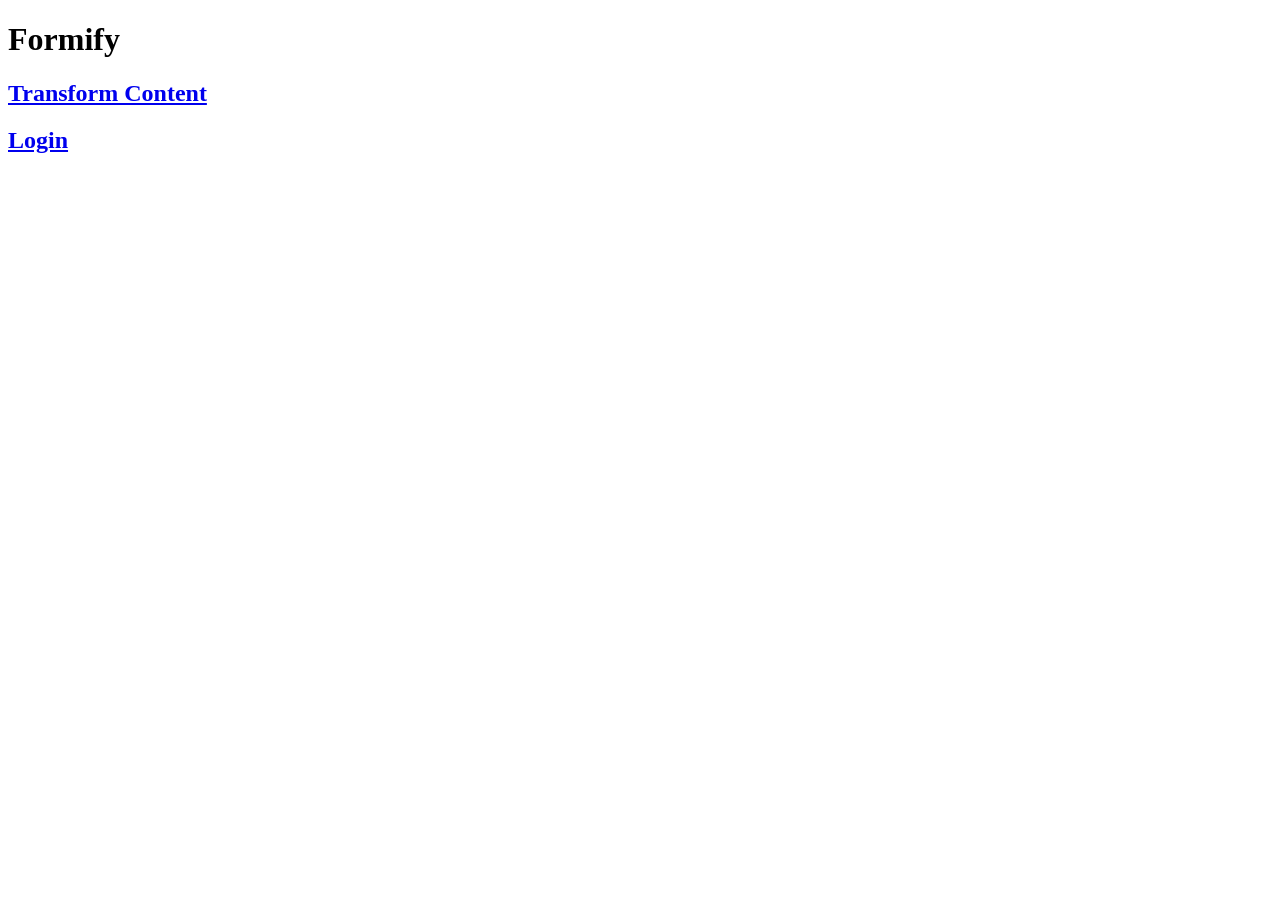
<file: templates/index.html>
<!DOCTYPE html>
<html>
<head>
    <title>Formify</title>
</head>

<body>

    <h1>Formify</h1>
    <h2><a href="/transformations">Transform Content </a></h2>
    <h2><a href="/login">Login </a></h2>

    

</body>
</html>
</file>
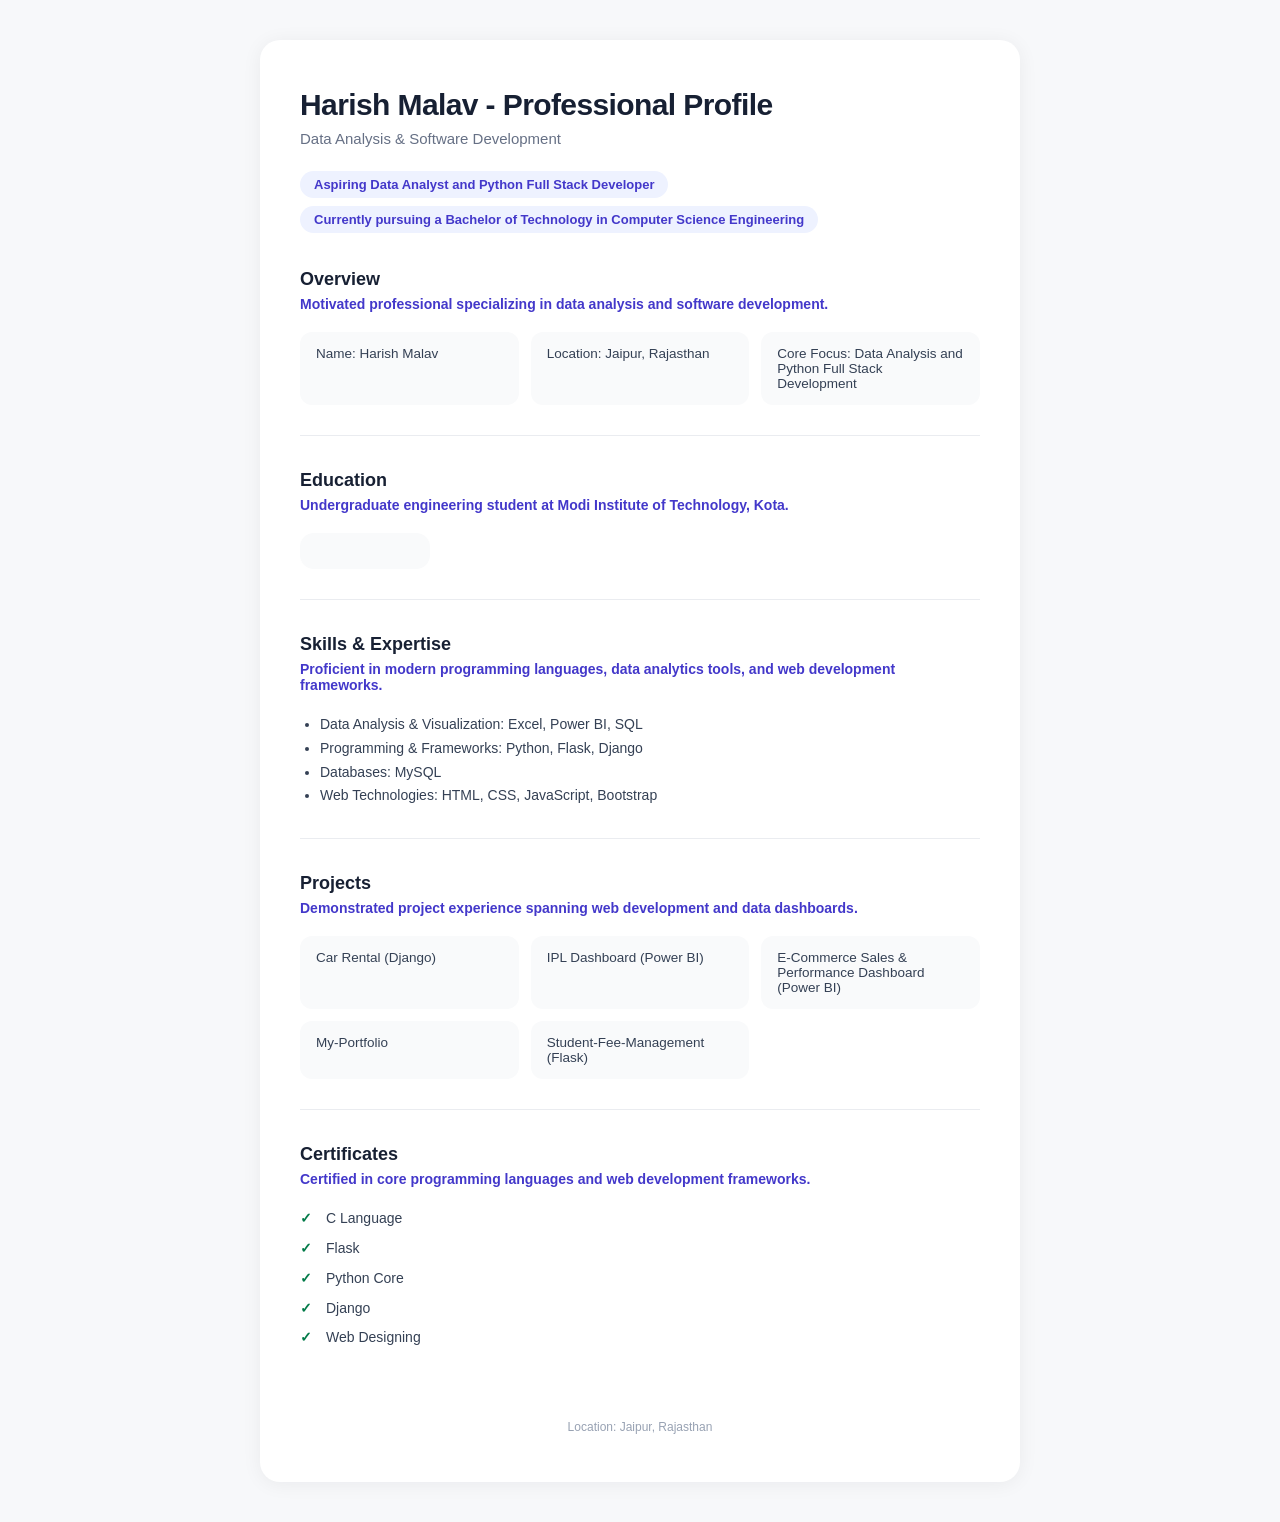
<file: generated_files/07f89f9b83a74de7a434bb17e73c7f6b.html>
<!DOCTYPE html>
<html lang="en">
<head>
<meta charset="UTF-8">
<title>Harish Malav - Professional Profile</title>
<style>
  * { box-sizing: border-box; }
  body {
    margin: 0;
    padding: 40px 24px;
    background: #F7F8FA;
    font-family: -apple-system, "Segoe UI", Roboto, Arial, sans-serif;
    color: #172033;
  }
  .page {
    max-width: 760px;
    margin: 0 auto;
    background: #FFFFFF;
    border-radius: 20px;
    padding: 48px 40px;
    box-shadow: 0 2px 20px rgba(16,24,40,0.06);
  }
  h1 {
    font-size: 30px;
    font-weight: 700;
    letter-spacing: -0.02em;
    margin: 0 0 8px;
  }
  .subtitle {
    font-size: 15px;
    color: #667085;
    margin: 0 0 24px;
  }
  .key-messages {
    display: flex;
    flex-wrap: wrap;
    gap: 8px;
    margin-bottom: 36px;
  }
  .pill {
    background: #EEF2FF;
    color: #4338CA;
    font-size: 13px;
    font-weight: 600;
    padding: 6px 14px;
    border-radius: 999px;
  }
  .info-section {
    margin-bottom: 34px;
    padding-bottom: 30px;
    border-bottom: 1px solid #EAECF0;
  }
  .info-section:last-of-type {
    border-bottom: none;
  }
  .info-section h2 {
    font-size: 18px;
    font-weight: 600;
    margin: 0 0 10px;
  }
  .section-head {
    display: flex;
    align-items: flex-start;
    gap: 16px;
    margin-bottom: 6px;
  }
  .section-head-text {
    flex: 1;
    min-width: 0;
  }
  .section-head h2 {
    margin: 0 0 6px;
  }
  .section-icon {
    width: 64px;
    height: 64px;
    border-radius: 14px;
    object-fit: cover;
    flex-shrink: 0;
    background: #F9FAFB;
  }
  .section-key-message {
    font-size: 14px;
    font-weight: 600;
    color: #4338CA;
    margin: 0 0 14px;
  }
  .bullet-list, .checklist {
    margin: 0;
    padding-left: 20px;
    font-size: 14px;
    line-height: 1.7;
    color: #344054;
  }
  .checklist {
    list-style: none;
    padding-left: 0;
  }
  .check-item {
    padding-left: 26px;
    position: relative;
    margin-bottom: 6px;
  }
  .check-item::before {
    content: "✓";
    position: absolute;
    left: 0;
    color: #027A48;
    font-weight: 700;
  }
  .stat-grid {
    display: flex;
    flex-wrap: wrap;
    gap: 16px;
  }
  .chart-wrap {
    width: 100%;
    overflow-x: auto;
  }
  .stat {
    background: #F9FAFB;
    border-radius: 14px;
    padding: 18px 22px;
    min-width: 130px;
    text-align: center;
  }
  .stat-value {
    font-size: 24px;
    font-weight: 700;
    color: #4338CA;
  }
  .stat-label {
    font-size: 12px;
    color: #667085;
    margin-top: 4px;
  }
  .card-grid {
    display: grid;
    grid-template-columns: repeat(auto-fit, minmax(180px, 1fr));
    gap: 12px;
  }
  .mini-card {
    background: #F9FAFB;
    border-radius: 12px;
    padding: 14px 16px;
    font-size: 13.5px;
    color: #344054;
  }
  .timeline {
    border-left: 2px solid #E0E7FF;
    padding-left: 20px;
  }
  .timeline-item {
    position: relative;
    margin-bottom: 16px;
    font-size: 14px;
    color: #344054;
  }
  .timeline-dot {
    position: absolute;
    left: -26px;
    top: 4px;
    width: 10px;
    height: 10px;
    border-radius: 50%;
    background: #4F46E5;
  }
  .process {
    display: flex;
    flex-wrap: wrap;
    align-items: center;
    gap: 10px;
  }
  .step {
    background: #F9FAFB;
    border-radius: 12px;
    padding: 12px 16px;
    font-size: 13.5px;
    display: flex;
    align-items: center;
    gap: 10px;
  }
  .step-number {
    background: #4F46E5;
    color: white;
    width: 22px;
    height: 22px;
    border-radius: 50%;
    font-size: 12px;
    display: flex;
    align-items: center;
    justify-content: center;
    flex-shrink: 0;
  }
  .step-arrow {
    color: #98A2B3;
    font-size: 16px;
  }
  .callout {
    background: #EEF2FF;
    border-radius: 14px;
    padding: 16px 20px;
  }
  .callout-text {
    margin: 0;
    font-size: 14px;
    color: #4338CA;
    font-weight: 500;
  }
  footer {
    margin-top: 20px;
    font-size: 12px;
    color: #98A2B3;
    text-align: center;
  }
  @media print {
    body { background: white; padding: 0; }
    .page { box-shadow: none; border-radius: 0; }
  }
</style>
</head>
<body>
  <div class="page">
    <h1>Harish Malav - Professional Profile</h1>
    <p class="subtitle">Data Analysis &amp; Software Development</p>
    <div class="key-messages"><span class="pill">Aspiring Data Analyst and Python Full Stack Developer</span><span class="pill">Currently pursuing a Bachelor of Technology in Computer Science Engineering</span></div>
    
        <section class="info-section">
          <div class="section-head">
            
            <div class="section-head-text">
              <h2>Overview</h2>
              <p class="section-key-message">Motivated professional specializing in data analysis and software development.</p>
            </div>
          </div>
          <div class="card-grid"><div class="mini-card">Name: Harish Malav</div><div class="mini-card">Location: Jaipur, Rajasthan</div><div class="mini-card">Core Focus: Data Analysis and Python Full Stack Development</div></div>
        </section>
        
        <section class="info-section">
          <div class="section-head">
            
            <div class="section-head-text">
              <h2>Education</h2>
              <p class="section-key-message">Undergraduate engineering student at Modi Institute of Technology, Kota.</p>
            </div>
          </div>
          <div class="stat-grid"><div class="stat"><div class="stat-value"></div></div></div>
        </section>
        
        <section class="info-section">
          <div class="section-head">
            
            <div class="section-head-text">
              <h2>Skills &amp; Expertise</h2>
              <p class="section-key-message">Proficient in modern programming languages, data analytics tools, and web development frameworks.</p>
            </div>
          </div>
          <ul class="bullet-list"><li>Data Analysis &amp; Visualization: Excel, Power BI, SQL</li><li>Programming &amp; Frameworks: Python, Flask, Django</li><li>Databases: MySQL</li><li>Web Technologies: HTML, CSS, JavaScript, Bootstrap</li></ul>
        </section>
        
        <section class="info-section">
          <div class="section-head">
            
            <div class="section-head-text">
              <h2>Projects</h2>
              <p class="section-key-message">Demonstrated project experience spanning web development and data dashboards.</p>
            </div>
          </div>
          <div class="card-grid"><div class="mini-card">Car Rental (Django)</div><div class="mini-card">IPL Dashboard (Power BI)</div><div class="mini-card">E-Commerce Sales &amp; Performance Dashboard (Power BI)</div><div class="mini-card">My-Portfolio</div><div class="mini-card">Student-Fee-Management (Flask)</div></div>
        </section>
        
        <section class="info-section">
          <div class="section-head">
            
            <div class="section-head-text">
              <h2>Certificates</h2>
              <p class="section-key-message">Certified in core programming languages and web development frameworks.</p>
            </div>
          </div>
          <ul class="checklist"><li class="check-item">C Language</li><li class="check-item">Flask</li><li class="check-item">Python Core</li><li class="check-item">Django</li><li class="check-item">Web Designing</li></ul>
        </section>
        
    <footer>Location: Jaipur, Rajasthan</footer>
  </div>
</body>
</html>
</file>
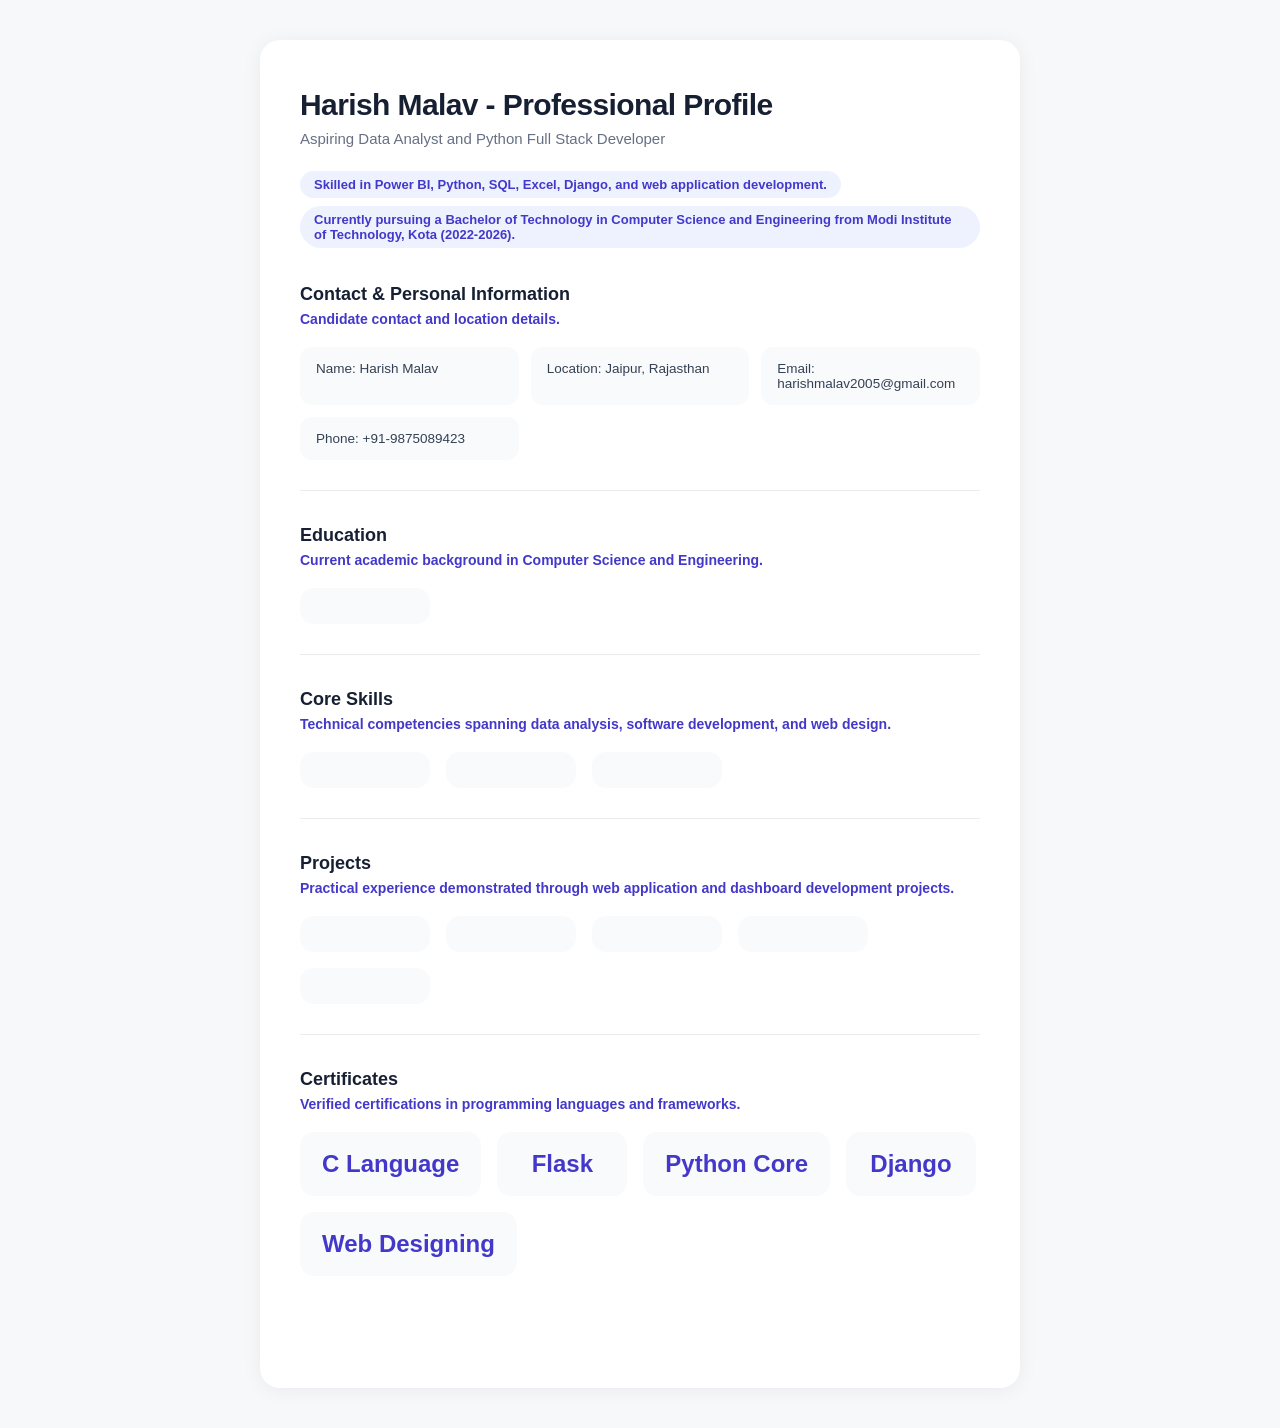
<file: generated_files/2e0b2177c5ef45b0b8eb92891132fa57.html>
<!DOCTYPE html>
<html lang="en">
<head>
<meta charset="UTF-8">
<title>Harish Malav - Professional Profile</title>
<style>
  * { box-sizing: border-box; }
  body {
    margin: 0;
    padding: 40px 24px;
    background: #F7F8FA;
    font-family: -apple-system, "Segoe UI", Roboto, Arial, sans-serif;
    color: #172033;
  }
  .page {
    max-width: 760px;
    margin: 0 auto;
    background: #FFFFFF;
    border-radius: 20px;
    padding: 48px 40px;
    box-shadow: 0 2px 20px rgba(16,24,40,0.06);
  }
  h1 {
    font-size: 30px;
    font-weight: 700;
    letter-spacing: -0.02em;
    margin: 0 0 8px;
  }
  .subtitle {
    font-size: 15px;
    color: #667085;
    margin: 0 0 24px;
  }
  .key-messages {
    display: flex;
    flex-wrap: wrap;
    gap: 8px;
    margin-bottom: 36px;
  }
  .pill {
    background: #EEF2FF;
    color: #4338CA;
    font-size: 13px;
    font-weight: 600;
    padding: 6px 14px;
    border-radius: 999px;
  }
  .info-section {
    margin-bottom: 34px;
    padding-bottom: 30px;
    border-bottom: 1px solid #EAECF0;
  }
  .info-section:last-of-type {
    border-bottom: none;
  }
  .info-section h2 {
    font-size: 18px;
    font-weight: 600;
    margin: 0 0 10px;
  }
  .section-head {
    display: flex;
    align-items: flex-start;
    gap: 16px;
    margin-bottom: 6px;
  }
  .section-head-text {
    flex: 1;
    min-width: 0;
  }
  .section-head h2 {
    margin: 0 0 6px;
  }
  .section-icon {
    width: 64px;
    height: 64px;
    border-radius: 14px;
    object-fit: cover;
    flex-shrink: 0;
    background: #F9FAFB;
  }
  .section-key-message {
    font-size: 14px;
    font-weight: 600;
    color: #4338CA;
    margin: 0 0 14px;
  }
  .bullet-list, .checklist {
    margin: 0;
    padding-left: 20px;
    font-size: 14px;
    line-height: 1.7;
    color: #344054;
  }
  .checklist {
    list-style: none;
    padding-left: 0;
  }
  .check-item {
    padding-left: 26px;
    position: relative;
    margin-bottom: 6px;
  }
  .check-item::before {
    content: "✓";
    position: absolute;
    left: 0;
    color: #027A48;
    font-weight: 700;
  }
  .stat-grid {
    display: flex;
    flex-wrap: wrap;
    gap: 16px;
  }
  .chart-wrap {
    width: 100%;
    overflow-x: auto;
  }
  .stat {
    background: #F9FAFB;
    border-radius: 14px;
    padding: 18px 22px;
    min-width: 130px;
    text-align: center;
  }
  .stat-value {
    font-size: 24px;
    font-weight: 700;
    color: #4338CA;
  }
  .stat-label {
    font-size: 12px;
    color: #667085;
    margin-top: 4px;
  }
  .card-grid {
    display: grid;
    grid-template-columns: repeat(auto-fit, minmax(180px, 1fr));
    gap: 12px;
  }
  .mini-card {
    background: #F9FAFB;
    border-radius: 12px;
    padding: 14px 16px;
    font-size: 13.5px;
    color: #344054;
  }
  .timeline {
    border-left: 2px solid #E0E7FF;
    padding-left: 20px;
  }
  .timeline-item {
    position: relative;
    margin-bottom: 16px;
    font-size: 14px;
    color: #344054;
  }
  .timeline-dot {
    position: absolute;
    left: -26px;
    top: 4px;
    width: 10px;
    height: 10px;
    border-radius: 50%;
    background: #4F46E5;
  }
  .process {
    display: flex;
    flex-wrap: wrap;
    align-items: center;
    gap: 10px;
  }
  .step {
    background: #F9FAFB;
    border-radius: 12px;
    padding: 12px 16px;
    font-size: 13.5px;
    display: flex;
    align-items: center;
    gap: 10px;
  }
  .step-number {
    background: #4F46E5;
    color: white;
    width: 22px;
    height: 22px;
    border-radius: 50%;
    font-size: 12px;
    display: flex;
    align-items: center;
    justify-content: center;
    flex-shrink: 0;
  }
  .step-arrow {
    color: #98A2B3;
    font-size: 16px;
  }
  .callout {
    background: #EEF2FF;
    border-radius: 14px;
    padding: 16px 20px;
  }
  .callout-text {
    margin: 0;
    font-size: 14px;
    color: #4338CA;
    font-weight: 500;
  }
  footer {
    margin-top: 20px;
    font-size: 12px;
    color: #98A2B3;
    text-align: center;
  }
  @media print {
    body { background: white; padding: 0; }
    .page { box-shadow: none; border-radius: 0; }
  }
</style>
</head>
<body>
  <div class="page">
    <h1>Harish Malav - Professional Profile</h1>
    <p class="subtitle">Aspiring Data Analyst and Python Full Stack Developer</p>
    <div class="key-messages"><span class="pill">Skilled in Power BI, Python, SQL, Excel, Django, and web application development.</span><span class="pill">Currently pursuing a Bachelor of Technology in Computer Science and Engineering from Modi Institute of Technology, Kota (2022-2026).</span></div>
    
        <section class="info-section">
          <div class="section-head">
            
            <div class="section-head-text">
              <h2>Contact &amp; Personal Information</h2>
              <p class="section-key-message">Candidate contact and location details.</p>
            </div>
          </div>
          <div class="card-grid"><div class="mini-card">Name: Harish Malav</div><div class="mini-card">Location: Jaipur, Rajasthan</div><div class="mini-card">Email: harishmalav2005@gmail.com</div><div class="mini-card">Phone: +91-9875089423</div></div>
        </section>
        
        <section class="info-section">
          <div class="section-head">
            
            <div class="section-head-text">
              <h2>Education</h2>
              <p class="section-key-message">Current academic background in Computer Science and Engineering.</p>
            </div>
          </div>
          <div class="stat-grid"><div class="stat"><div class="stat-value"></div></div></div>
        </section>
        
        <section class="info-section">
          <div class="section-head">
            
            <div class="section-head-text">
              <h2>Core Skills</h2>
              <p class="section-key-message">Technical competencies spanning data analysis, software development, and web design.</p>
            </div>
          </div>
          <div class="stat-grid"><div class="stat"><div class="stat-value"></div></div><div class="stat"><div class="stat-value"></div></div><div class="stat"><div class="stat-value"></div></div></div>
        </section>
        
        <section class="info-section">
          <div class="section-head">
            
            <div class="section-head-text">
              <h2>Projects</h2>
              <p class="section-key-message">Practical experience demonstrated through web application and dashboard development projects.</p>
            </div>
          </div>
          <div class="stat-grid"><div class="stat"><div class="stat-value"></div></div><div class="stat"><div class="stat-value"></div></div><div class="stat"><div class="stat-value"></div></div><div class="stat"><div class="stat-value"></div></div><div class="stat"><div class="stat-value"></div></div></div>
        </section>
        
        <section class="info-section">
          <div class="section-head">
            
            <div class="section-head-text">
              <h2>Certificates</h2>
              <p class="section-key-message">Verified certifications in programming languages and frameworks.</p>
            </div>
          </div>
          <div class="stat-grid"><div class="stat"><div class="stat-value">C Language</div></div><div class="stat"><div class="stat-value">Flask</div></div><div class="stat"><div class="stat-value">Python Core</div></div><div class="stat"><div class="stat-value">Django</div></div><div class="stat"><div class="stat-value">Web Designing</div></div></div>
        </section>
        
    
  </div>
</body>
</html>
</file>
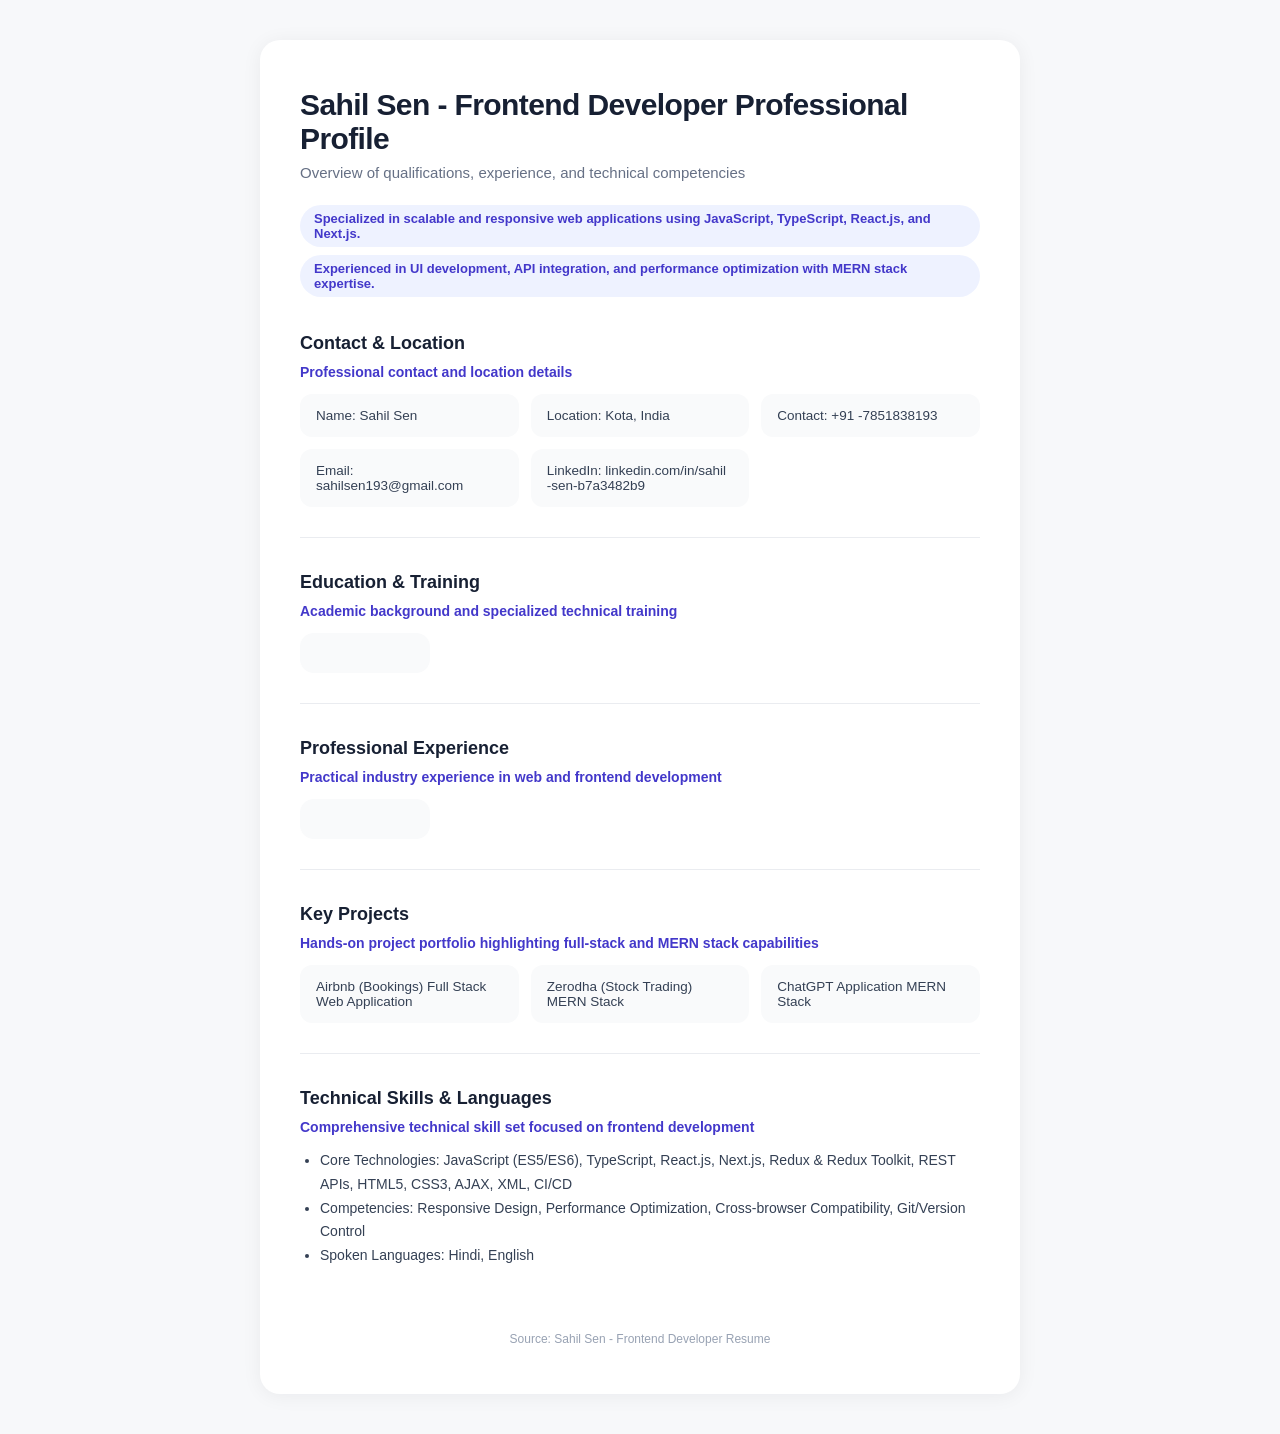
<file: generated_files/55a3f54630c042d1b3a071cf0aee5ad9.html>
<!DOCTYPE html>
<html lang="en">
<head>
<meta charset="UTF-8">
<title>Sahil Sen - Frontend Developer Professional Profile</title>
<style>
  * { box-sizing: border-box; }
  body {
    margin: 0;
    padding: 40px 24px;
    background: #F7F8FA;
    font-family: -apple-system, "Segoe UI", Roboto, Arial, sans-serif;
    color: #172033;
  }
  .page {
    max-width: 760px;
    margin: 0 auto;
    background: #FFFFFF;
    border-radius: 20px;
    padding: 48px 40px;
    box-shadow: 0 2px 20px rgba(16,24,40,0.06);
  }
  h1 {
    font-size: 30px;
    font-weight: 700;
    letter-spacing: -0.02em;
    margin: 0 0 8px;
  }
  .subtitle {
    font-size: 15px;
    color: #667085;
    margin: 0 0 24px;
  }
  .key-messages {
    display: flex;
    flex-wrap: wrap;
    gap: 8px;
    margin-bottom: 36px;
  }
  .pill {
    background: #EEF2FF;
    color: #4338CA;
    font-size: 13px;
    font-weight: 600;
    padding: 6px 14px;
    border-radius: 999px;
  }
  .info-section {
    margin-bottom: 34px;
    padding-bottom: 30px;
    border-bottom: 1px solid #EAECF0;
  }
  .info-section:last-of-type {
    border-bottom: none;
  }
  .info-section h2 {
    font-size: 18px;
    font-weight: 600;
    margin: 0 0 10px;
  }
  .section-key-message {
    font-size: 14px;
    font-weight: 600;
    color: #4338CA;
    margin: 0 0 14px;
  }
  .bullet-list, .checklist {
    margin: 0;
    padding-left: 20px;
    font-size: 14px;
    line-height: 1.7;
    color: #344054;
  }
  .checklist {
    list-style: none;
    padding-left: 0;
  }
  .check-item {
    padding-left: 26px;
    position: relative;
    margin-bottom: 6px;
  }
  .check-item::before {
    content: "✓";
    position: absolute;
    left: 0;
    color: #027A48;
    font-weight: 700;
  }
  .stat-grid {
    display: flex;
    flex-wrap: wrap;
    gap: 16px;
  }
  .stat {
    background: #F9FAFB;
    border-radius: 14px;
    padding: 18px 22px;
    min-width: 130px;
    text-align: center;
  }
  .stat-value {
    font-size: 24px;
    font-weight: 700;
    color: #4338CA;
  }
  .stat-label {
    font-size: 12px;
    color: #667085;
    margin-top: 4px;
  }
  .card-grid {
    display: grid;
    grid-template-columns: repeat(auto-fit, minmax(180px, 1fr));
    gap: 12px;
  }
  .mini-card {
    background: #F9FAFB;
    border-radius: 12px;
    padding: 14px 16px;
    font-size: 13.5px;
    color: #344054;
  }
  .timeline {
    border-left: 2px solid #E0E7FF;
    padding-left: 20px;
  }
  .timeline-item {
    position: relative;
    margin-bottom: 16px;
    font-size: 14px;
    color: #344054;
  }
  .timeline-dot {
    position: absolute;
    left: -26px;
    top: 4px;
    width: 10px;
    height: 10px;
    border-radius: 50%;
    background: #4F46E5;
  }
  .process {
    display: flex;
    flex-wrap: wrap;
    align-items: center;
    gap: 10px;
  }
  .step {
    background: #F9FAFB;
    border-radius: 12px;
    padding: 12px 16px;
    font-size: 13.5px;
    display: flex;
    align-items: center;
    gap: 10px;
  }
  .step-number {
    background: #4F46E5;
    color: white;
    width: 22px;
    height: 22px;
    border-radius: 50%;
    font-size: 12px;
    display: flex;
    align-items: center;
    justify-content: center;
    flex-shrink: 0;
  }
  .step-arrow {
    color: #98A2B3;
    font-size: 16px;
  }
  .callout {
    background: #EEF2FF;
    border-radius: 14px;
    padding: 16px 20px;
  }
  .callout-text {
    margin: 0;
    font-size: 14px;
    color: #4338CA;
    font-weight: 500;
  }
  footer {
    margin-top: 20px;
    font-size: 12px;
    color: #98A2B3;
    text-align: center;
  }
  @media print {
    body { background: white; padding: 0; }
    .page { box-shadow: none; border-radius: 0; }
  }
</style>
</head>
<body>
  <div class="page">
    <h1>Sahil Sen - Frontend Developer Professional Profile</h1>
    <p class="subtitle">Overview of qualifications, experience, and technical competencies</p>
    <div class="key-messages"><span class="pill">Specialized in scalable and responsive web applications using JavaScript, TypeScript, React.js, and Next.js.</span><span class="pill">Experienced in UI development, API integration, and performance optimization with MERN stack expertise.</span></div>
    
        <section class="info-section">
          <h2>Contact &amp; Location</h2>
          <p class="section-key-message">Professional contact and location details</p>
          <div class="card-grid"><div class="mini-card">Name: Sahil Sen</div><div class="mini-card">Location: Kota, India</div><div class="mini-card">Contact: +91 -7851838193</div><div class="mini-card">Email: sahilsen193@gmail.com</div><div class="mini-card">LinkedIn: linkedin.com/in/sahil -sen-b7a3482b9</div></div>
        </section>
        
        <section class="info-section">
          <h2>Education &amp; Training</h2>
          <p class="section-key-message">Academic background and specialized technical training</p>
          <div class="stat-grid"><div class="stat"><div class="stat-value"></div><div class="stat-label"></div></div></div>
        </section>
        
        <section class="info-section">
          <h2>Professional Experience</h2>
          <p class="section-key-message">Practical industry experience in web and frontend development</p>
          <div class="stat-grid"><div class="stat"><div class="stat-value"></div><div class="stat-label"></div></div></div>
        </section>
        
        <section class="info-section">
          <h2>Key Projects</h2>
          <p class="section-key-message">Hands-on project portfolio highlighting full-stack and MERN stack capabilities</p>
          <div class="card-grid"><div class="mini-card">Airbnb (Bookings) Full Stack Web Application</div><div class="mini-card">Zerodha (Stock Trading) MERN Stack</div><div class="mini-card">ChatGPT Application MERN Stack</div></div>
        </section>
        
        <section class="info-section">
          <h2>Technical Skills &amp; Languages</h2>
          <p class="section-key-message">Comprehensive technical skill set focused on frontend development</p>
          <ul class="bullet-list"><li>Core Technologies: JavaScript (ES5/ES6), TypeScript, React.js, Next.js, Redux &amp; Redux Toolkit, REST APIs, HTML5, CSS3, AJAX, XML, CI/CD</li><li>Competencies: Responsive Design, Performance Optimization, Cross-browser Compatibility, Git/Version Control</li><li>Spoken Languages: Hindi, English</li></ul>
        </section>
        
    <footer>Source: Sahil Sen - Frontend Developer Resume</footer>
  </div>
</body>
</html>
</file>
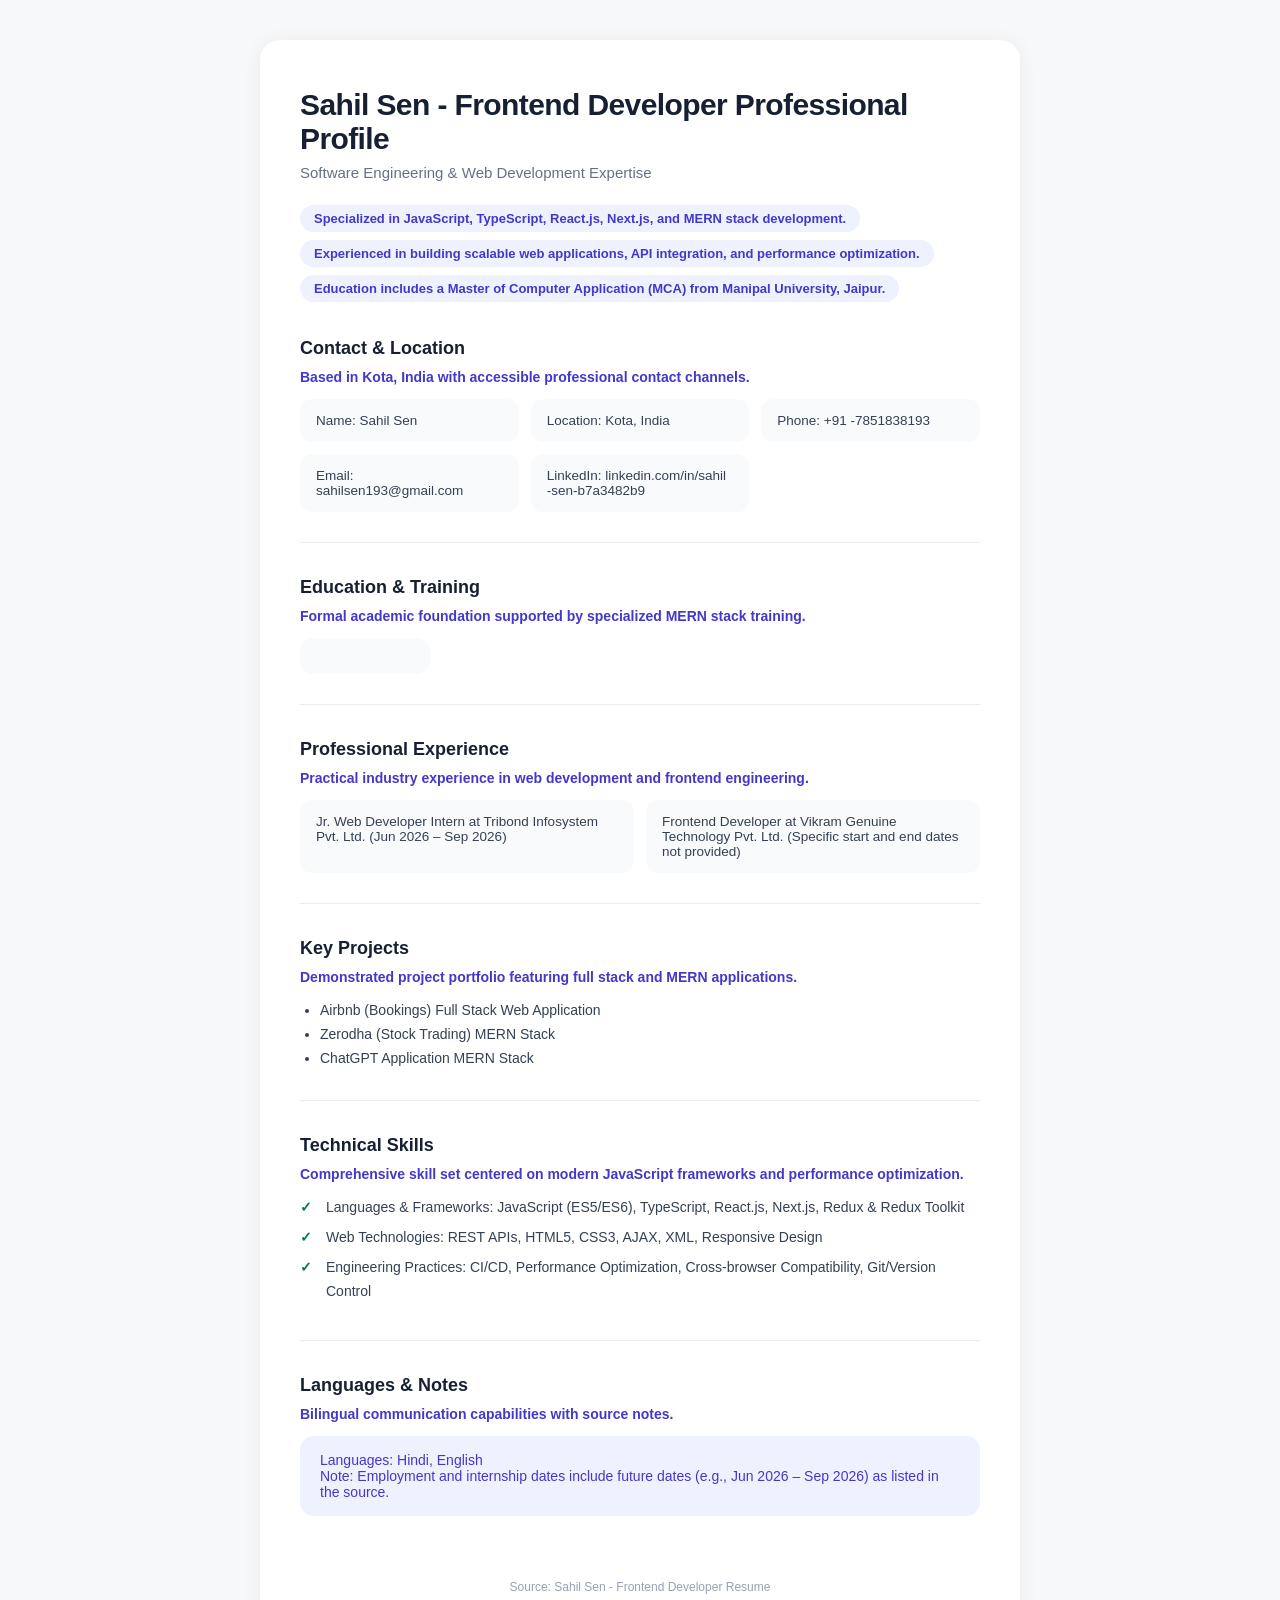
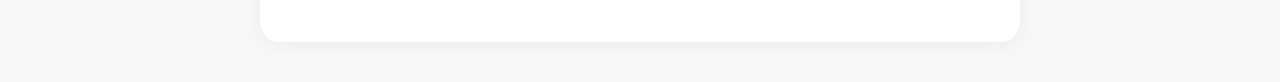
<file: generated_files/7d3c6cd70622441a8b7c2774498c60bc.html>
<!DOCTYPE html>
<html lang="en">
<head>
<meta charset="UTF-8">
<title>Sahil Sen - Frontend Developer Professional Profile</title>
<style>
  * { box-sizing: border-box; }
  body {
    margin: 0;
    padding: 40px 24px;
    background: #F7F8FA;
    font-family: -apple-system, "Segoe UI", Roboto, Arial, sans-serif;
    color: #172033;
  }
  .page {
    max-width: 760px;
    margin: 0 auto;
    background: #FFFFFF;
    border-radius: 20px;
    padding: 48px 40px;
    box-shadow: 0 2px 20px rgba(16,24,40,0.06);
  }
  h1 {
    font-size: 30px;
    font-weight: 700;
    letter-spacing: -0.02em;
    margin: 0 0 8px;
  }
  .subtitle {
    font-size: 15px;
    color: #667085;
    margin: 0 0 24px;
  }
  .key-messages {
    display: flex;
    flex-wrap: wrap;
    gap: 8px;
    margin-bottom: 36px;
  }
  .pill {
    background: #EEF2FF;
    color: #4338CA;
    font-size: 13px;
    font-weight: 600;
    padding: 6px 14px;
    border-radius: 999px;
  }
  .info-section {
    margin-bottom: 34px;
    padding-bottom: 30px;
    border-bottom: 1px solid #EAECF0;
  }
  .info-section:last-of-type {
    border-bottom: none;
  }
  .info-section h2 {
    font-size: 18px;
    font-weight: 600;
    margin: 0 0 10px;
  }
  .section-key-message {
    font-size: 14px;
    font-weight: 600;
    color: #4338CA;
    margin: 0 0 14px;
  }
  .bullet-list, .checklist {
    margin: 0;
    padding-left: 20px;
    font-size: 14px;
    line-height: 1.7;
    color: #344054;
  }
  .checklist {
    list-style: none;
    padding-left: 0;
  }
  .check-item {
    padding-left: 26px;
    position: relative;
    margin-bottom: 6px;
  }
  .check-item::before {
    content: "✓";
    position: absolute;
    left: 0;
    color: #027A48;
    font-weight: 700;
  }
  .stat-grid {
    display: flex;
    flex-wrap: wrap;
    gap: 16px;
  }
  .chart-wrap {
    width: 100%;
    overflow-x: auto;
  }
  .stat {
    background: #F9FAFB;
    border-radius: 14px;
    padding: 18px 22px;
    min-width: 130px;
    text-align: center;
  }
  .stat-value {
    font-size: 24px;
    font-weight: 700;
    color: #4338CA;
  }
  .stat-label {
    font-size: 12px;
    color: #667085;
    margin-top: 4px;
  }
  .card-grid {
    display: grid;
    grid-template-columns: repeat(auto-fit, minmax(180px, 1fr));
    gap: 12px;
  }
  .mini-card {
    background: #F9FAFB;
    border-radius: 12px;
    padding: 14px 16px;
    font-size: 13.5px;
    color: #344054;
  }
  .timeline {
    border-left: 2px solid #E0E7FF;
    padding-left: 20px;
  }
  .timeline-item {
    position: relative;
    margin-bottom: 16px;
    font-size: 14px;
    color: #344054;
  }
  .timeline-dot {
    position: absolute;
    left: -26px;
    top: 4px;
    width: 10px;
    height: 10px;
    border-radius: 50%;
    background: #4F46E5;
  }
  .process {
    display: flex;
    flex-wrap: wrap;
    align-items: center;
    gap: 10px;
  }
  .step {
    background: #F9FAFB;
    border-radius: 12px;
    padding: 12px 16px;
    font-size: 13.5px;
    display: flex;
    align-items: center;
    gap: 10px;
  }
  .step-number {
    background: #4F46E5;
    color: white;
    width: 22px;
    height: 22px;
    border-radius: 50%;
    font-size: 12px;
    display: flex;
    align-items: center;
    justify-content: center;
    flex-shrink: 0;
  }
  .step-arrow {
    color: #98A2B3;
    font-size: 16px;
  }
  .callout {
    background: #EEF2FF;
    border-radius: 14px;
    padding: 16px 20px;
  }
  .callout-text {
    margin: 0;
    font-size: 14px;
    color: #4338CA;
    font-weight: 500;
  }
  footer {
    margin-top: 20px;
    font-size: 12px;
    color: #98A2B3;
    text-align: center;
  }
  @media print {
    body { background: white; padding: 0; }
    .page { box-shadow: none; border-radius: 0; }
  }
</style>
</head>
<body>
  <div class="page">
    <h1>Sahil Sen - Frontend Developer Professional Profile</h1>
    <p class="subtitle">Software Engineering &amp; Web Development Expertise</p>
    <div class="key-messages"><span class="pill">Specialized in JavaScript, TypeScript, React.js, Next.js, and MERN stack development.</span><span class="pill">Experienced in building scalable web applications, API integration, and performance optimization.</span><span class="pill">Education includes a Master of Computer Application (MCA) from Manipal University, Jaipur.</span></div>
    
        <section class="info-section">
          <h2>Contact &amp; Location</h2>
          <p class="section-key-message">Based in Kota, India with accessible professional contact channels.</p>
          <div class="card-grid"><div class="mini-card">Name: Sahil Sen</div><div class="mini-card">Location: Kota, India</div><div class="mini-card">Phone: +91 -7851838193</div><div class="mini-card">Email: sahilsen193@gmail.com</div><div class="mini-card">LinkedIn: linkedin.com/in/sahil -sen-b7a3482b9</div></div>
        </section>
        
        <section class="info-section">
          <h2>Education &amp; Training</h2>
          <p class="section-key-message">Formal academic foundation supported by specialized MERN stack training.</p>
          <div class="stat-grid"><div class="stat"><div class="stat-value"></div></div></div>
        </section>
        
        <section class="info-section">
          <h2>Professional Experience</h2>
          <p class="section-key-message">Practical industry experience in web development and frontend engineering.</p>
          <div class="card-grid"><div class="mini-card">Jr. Web Developer Intern at Tribond Infosystem Pvt. Ltd. (Jun 2026 – Sep 2026)</div><div class="mini-card">Frontend Developer at Vikram Genuine Technology Pvt. Ltd. (Specific start and end dates not provided)</div></div>
        </section>
        
        <section class="info-section">
          <h2>Key Projects</h2>
          <p class="section-key-message">Demonstrated project portfolio featuring full stack and MERN applications.</p>
          <ul class="bullet-list"><li>Airbnb (Bookings) Full Stack Web Application</li><li>Zerodha (Stock Trading) MERN Stack</li><li>ChatGPT Application MERN Stack</li></ul>
        </section>
        
        <section class="info-section">
          <h2>Technical Skills</h2>
          <p class="section-key-message">Comprehensive skill set centered on modern JavaScript frameworks and performance optimization.</p>
          <ul class="checklist"><li class="check-item">Languages &amp; Frameworks: JavaScript (ES5/ES6), TypeScript, React.js, Next.js, Redux &amp; Redux Toolkit</li><li class="check-item">Web Technologies: REST APIs, HTML5, CSS3, AJAX, XML, Responsive Design</li><li class="check-item">Engineering Practices: CI/CD, Performance Optimization, Cross-browser Compatibility, Git/Version Control</li></ul>
        </section>
        
        <section class="info-section">
          <h2>Languages &amp; Notes</h2>
          <p class="section-key-message">Bilingual communication capabilities with source notes.</p>
          <div class="callout"><p class="callout-text">Languages: Hindi, English</p><p class="callout-text">Note: Employment and internship dates include future dates (e.g., Jun 2026 – Sep 2026) as listed in the source.</p></div>
        </section>
        
    <footer>Source: Sahil Sen - Frontend Developer Resume</footer>
  </div>
</body>
</html>
</file>
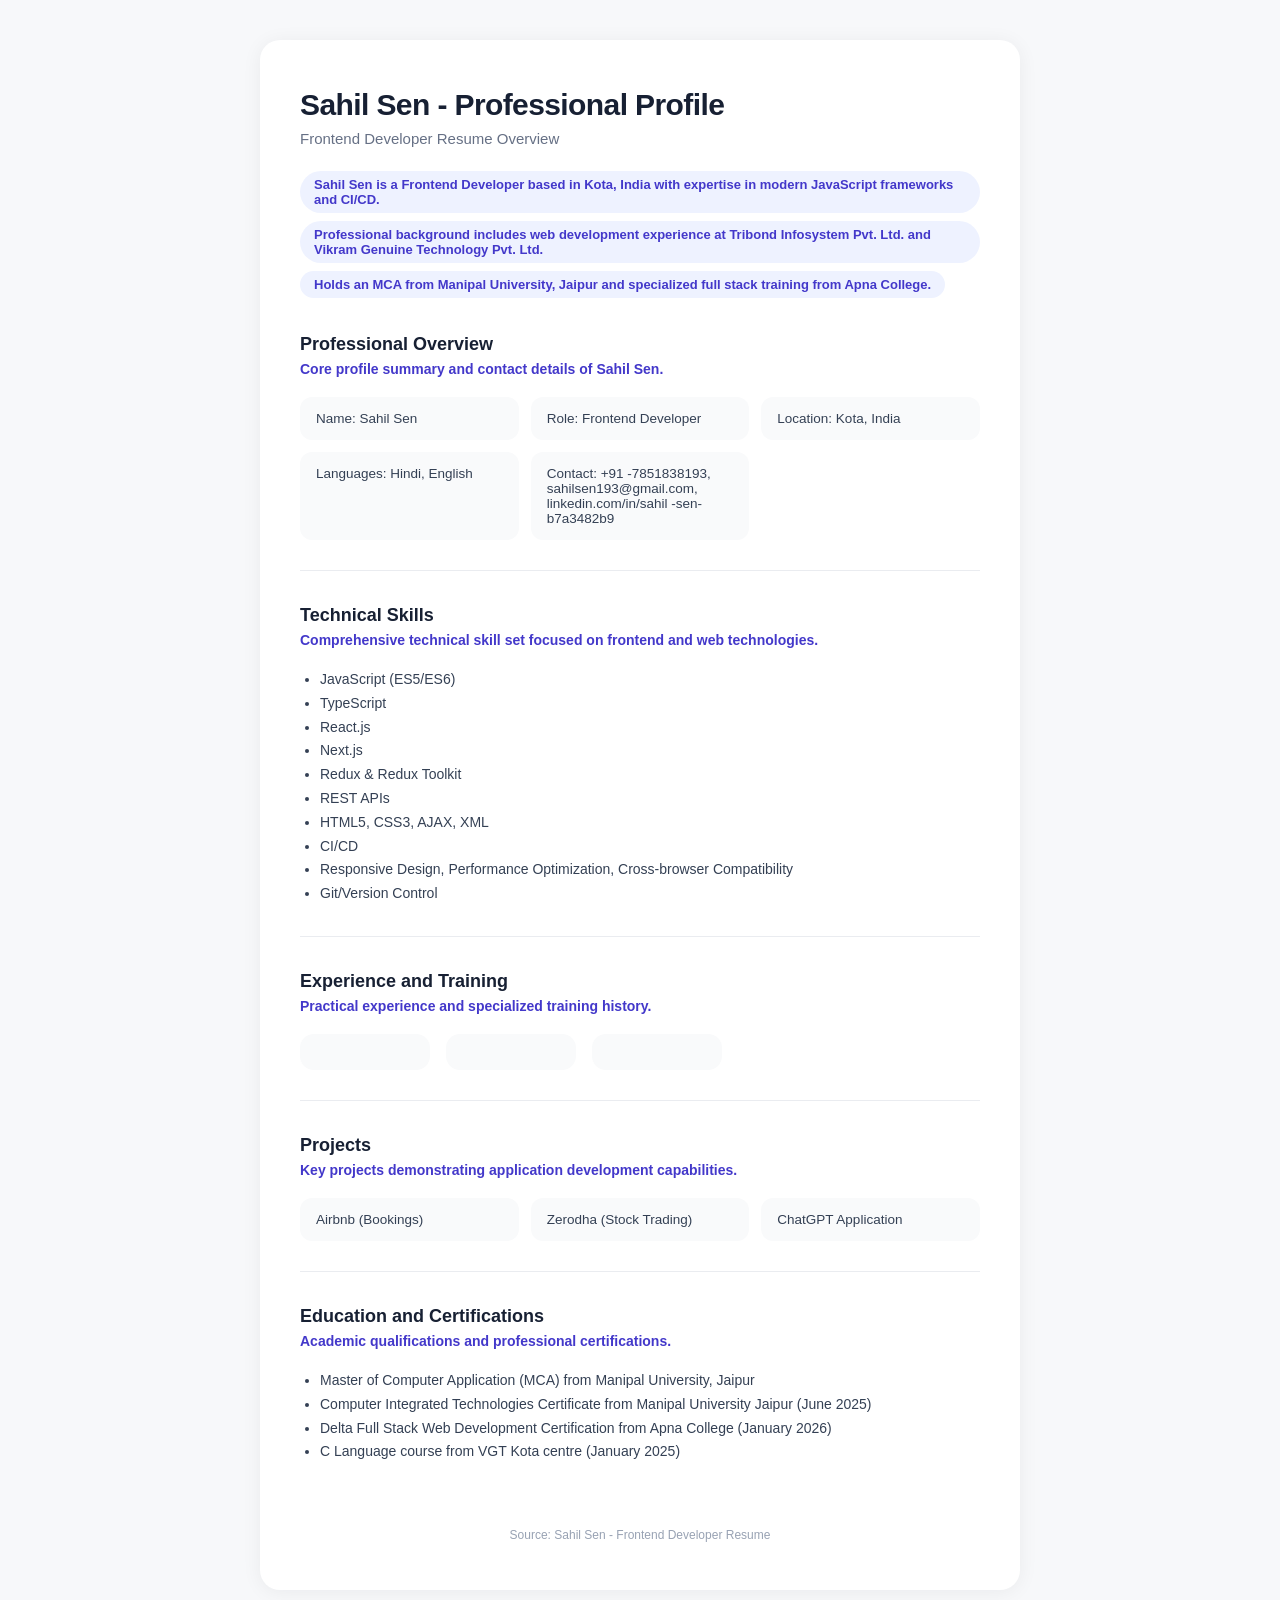
<file: generated_files/91abea725ec84c49ab9cdff3ce872e01.html>
<!DOCTYPE html>
<html lang="en">
<head>
<meta charset="UTF-8">
<title>Sahil Sen - Professional Profile</title>
<style>
  * { box-sizing: border-box; }
  body {
    margin: 0;
    padding: 40px 24px;
    background: #F7F8FA;
    font-family: -apple-system, "Segoe UI", Roboto, Arial, sans-serif;
    color: #172033;
  }
  .page {
    max-width: 760px;
    margin: 0 auto;
    background: #FFFFFF;
    border-radius: 20px;
    padding: 48px 40px;
    box-shadow: 0 2px 20px rgba(16,24,40,0.06);
  }
  h1 {
    font-size: 30px;
    font-weight: 700;
    letter-spacing: -0.02em;
    margin: 0 0 8px;
  }
  .subtitle {
    font-size: 15px;
    color: #667085;
    margin: 0 0 24px;
  }
  .key-messages {
    display: flex;
    flex-wrap: wrap;
    gap: 8px;
    margin-bottom: 36px;
  }
  .pill {
    background: #EEF2FF;
    color: #4338CA;
    font-size: 13px;
    font-weight: 600;
    padding: 6px 14px;
    border-radius: 999px;
  }
  .info-section {
    margin-bottom: 34px;
    padding-bottom: 30px;
    border-bottom: 1px solid #EAECF0;
  }
  .info-section:last-of-type {
    border-bottom: none;
  }
  .info-section h2 {
    font-size: 18px;
    font-weight: 600;
    margin: 0 0 10px;
  }
  .section-head {
    display: flex;
    align-items: flex-start;
    gap: 16px;
    margin-bottom: 6px;
  }
  .section-head-text {
    flex: 1;
    min-width: 0;
  }
  .section-head h2 {
    margin: 0 0 6px;
  }
  .section-icon {
    width: 64px;
    height: 64px;
    border-radius: 14px;
    object-fit: cover;
    flex-shrink: 0;
    background: #F9FAFB;
  }
  .section-key-message {
    font-size: 14px;
    font-weight: 600;
    color: #4338CA;
    margin: 0 0 14px;
  }
  .bullet-list, .checklist {
    margin: 0;
    padding-left: 20px;
    font-size: 14px;
    line-height: 1.7;
    color: #344054;
  }
  .checklist {
    list-style: none;
    padding-left: 0;
  }
  .check-item {
    padding-left: 26px;
    position: relative;
    margin-bottom: 6px;
  }
  .check-item::before {
    content: "✓";
    position: absolute;
    left: 0;
    color: #027A48;
    font-weight: 700;
  }
  .stat-grid {
    display: flex;
    flex-wrap: wrap;
    gap: 16px;
  }
  .chart-wrap {
    width: 100%;
    overflow-x: auto;
  }
  .stat {
    background: #F9FAFB;
    border-radius: 14px;
    padding: 18px 22px;
    min-width: 130px;
    text-align: center;
  }
  .stat-value {
    font-size: 24px;
    font-weight: 700;
    color: #4338CA;
  }
  .stat-label {
    font-size: 12px;
    color: #667085;
    margin-top: 4px;
  }
  .card-grid {
    display: grid;
    grid-template-columns: repeat(auto-fit, minmax(180px, 1fr));
    gap: 12px;
  }
  .mini-card {
    background: #F9FAFB;
    border-radius: 12px;
    padding: 14px 16px;
    font-size: 13.5px;
    color: #344054;
  }
  .timeline {
    border-left: 2px solid #E0E7FF;
    padding-left: 20px;
  }
  .timeline-item {
    position: relative;
    margin-bottom: 16px;
    font-size: 14px;
    color: #344054;
  }
  .timeline-dot {
    position: absolute;
    left: -26px;
    top: 4px;
    width: 10px;
    height: 10px;
    border-radius: 50%;
    background: #4F46E5;
  }
  .process {
    display: flex;
    flex-wrap: wrap;
    align-items: center;
    gap: 10px;
  }
  .step {
    background: #F9FAFB;
    border-radius: 12px;
    padding: 12px 16px;
    font-size: 13.5px;
    display: flex;
    align-items: center;
    gap: 10px;
  }
  .step-number {
    background: #4F46E5;
    color: white;
    width: 22px;
    height: 22px;
    border-radius: 50%;
    font-size: 12px;
    display: flex;
    align-items: center;
    justify-content: center;
    flex-shrink: 0;
  }
  .step-arrow {
    color: #98A2B3;
    font-size: 16px;
  }
  .callout {
    background: #EEF2FF;
    border-radius: 14px;
    padding: 16px 20px;
  }
  .callout-text {
    margin: 0;
    font-size: 14px;
    color: #4338CA;
    font-weight: 500;
  }
  footer {
    margin-top: 20px;
    font-size: 12px;
    color: #98A2B3;
    text-align: center;
  }
  @media print {
    body { background: white; padding: 0; }
    .page { box-shadow: none; border-radius: 0; }
  }
</style>
</head>
<body>
  <div class="page">
    <h1>Sahil Sen - Professional Profile</h1>
    <p class="subtitle">Frontend Developer Resume Overview</p>
    <div class="key-messages"><span class="pill">Sahil Sen is a Frontend Developer based in Kota, India with expertise in modern JavaScript frameworks and CI/CD.</span><span class="pill">Professional background includes web development experience at Tribond Infosystem Pvt. Ltd. and Vikram Genuine Technology Pvt. Ltd.</span><span class="pill">Holds an MCA from Manipal University, Jaipur and specialized full stack training from Apna College.</span></div>
    
        <section class="info-section">
          <div class="section-head">
            
            <div class="section-head-text">
              <h2>Professional Overview</h2>
              <p class="section-key-message">Core profile summary and contact details of Sahil Sen.</p>
            </div>
          </div>
          <div class="card-grid"><div class="mini-card">Name: Sahil Sen</div><div class="mini-card">Role: Frontend Developer</div><div class="mini-card">Location: Kota, India</div><div class="mini-card">Languages: Hindi, English</div><div class="mini-card">Contact: +91 -7851838193, sahilsen193@gmail.com, linkedin.com/in/sahil -sen-b7a3482b9</div></div>
        </section>
        
        <section class="info-section">
          <div class="section-head">
            
            <div class="section-head-text">
              <h2>Technical Skills</h2>
              <p class="section-key-message">Comprehensive technical skill set focused on frontend and web technologies.</p>
            </div>
          </div>
          <ul class="bullet-list"><li>JavaScript (ES5/ES6)</li><li>TypeScript</li><li>React.js</li><li>Next.js</li><li>Redux &amp; Redux Toolkit</li><li>REST APIs</li><li>HTML5, CSS3, AJAX, XML</li><li>CI/CD</li><li>Responsive Design, Performance Optimization, Cross-browser Compatibility</li><li>Git/Version Control</li></ul>
        </section>
        
        <section class="info-section">
          <div class="section-head">
            
            <div class="section-head-text">
              <h2>Experience and Training</h2>
              <p class="section-key-message">Practical experience and specialized training history.</p>
            </div>
          </div>
          <div class="stat-grid"><div class="stat"><div class="stat-value"></div></div><div class="stat"><div class="stat-value"></div></div><div class="stat"><div class="stat-value"></div></div></div>
        </section>
        
        <section class="info-section">
          <div class="section-head">
            
            <div class="section-head-text">
              <h2>Projects</h2>
              <p class="section-key-message">Key projects demonstrating application development capabilities.</p>
            </div>
          </div>
          <div class="card-grid"><div class="mini-card">Airbnb (Bookings)</div><div class="mini-card">Zerodha (Stock Trading)</div><div class="mini-card">ChatGPT Application</div></div>
        </section>
        
        <section class="info-section">
          <div class="section-head">
            
            <div class="section-head-text">
              <h2>Education and Certifications</h2>
              <p class="section-key-message">Academic qualifications and professional certifications.</p>
            </div>
          </div>
          <ul class="bullet-list"><li>Master of Computer Application (MCA) from Manipal University, Jaipur</li><li>Computer Integrated Technologies Certificate from Manipal University Jaipur (June 2025)</li><li>Delta Full Stack Web Development Certification from Apna College (January 2026)</li><li>C Language course from VGT Kota centre (January 2025)</li></ul>
        </section>
        
    <footer>Source: Sahil Sen - Frontend Developer Resume</footer>
  </div>
</body>
</html>
</file>
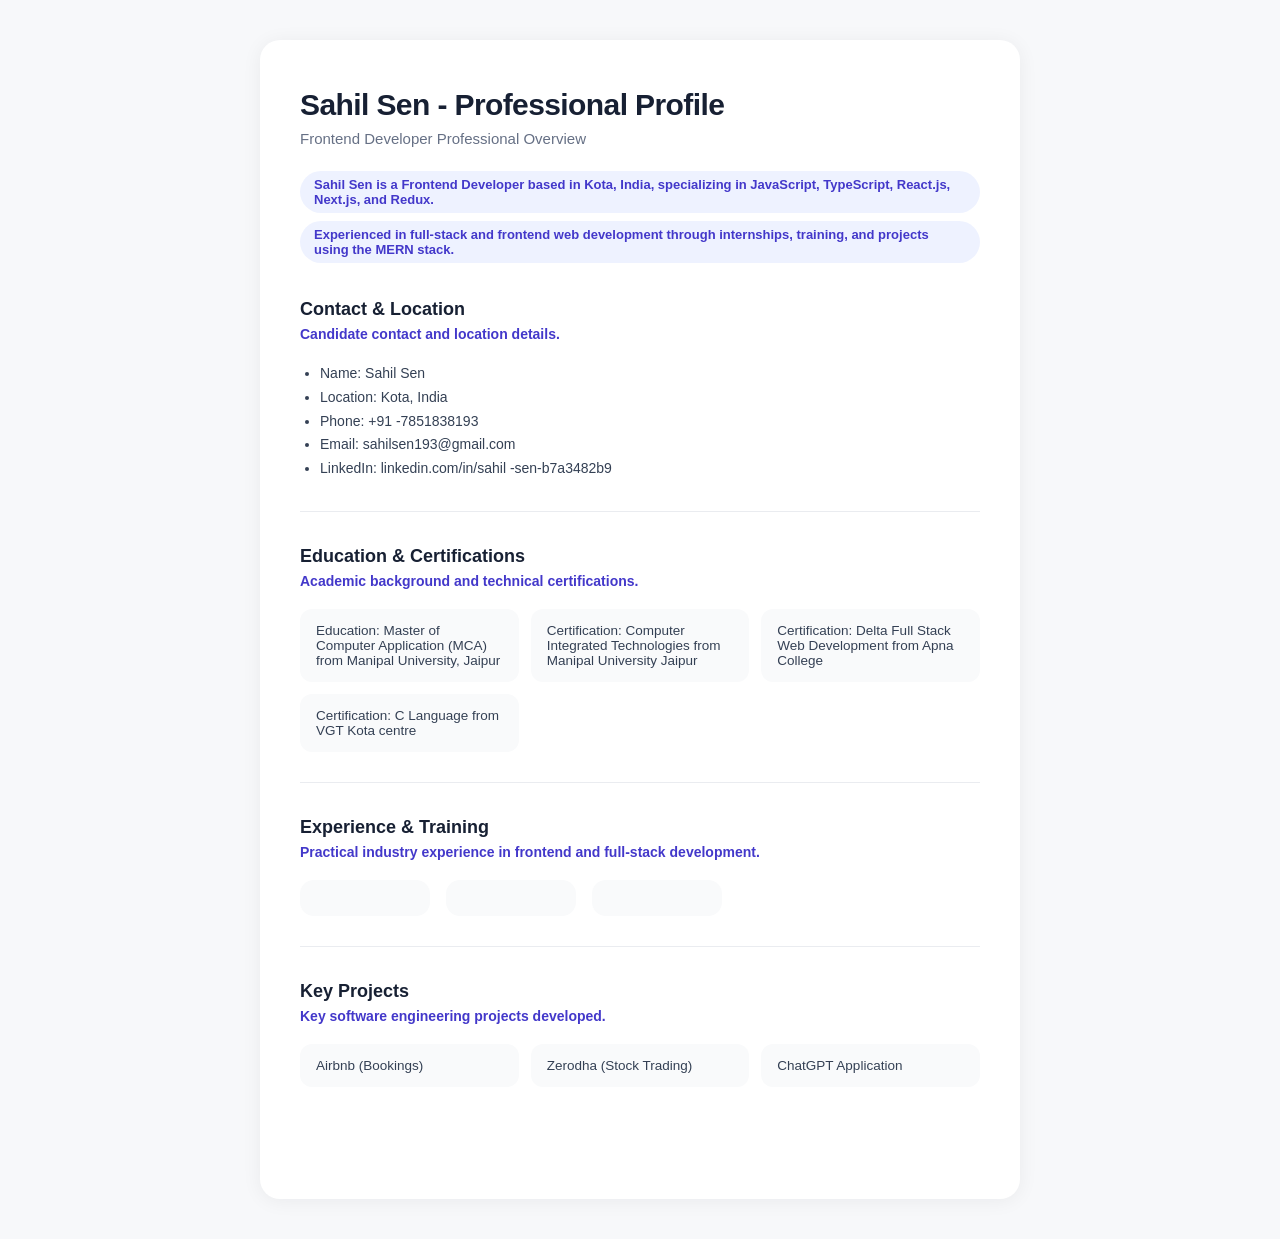
<file: generated_files/a3c52f5f99e1409faeb01be7564ed451.html>
<!DOCTYPE html>
<html lang="en">
<head>
<meta charset="UTF-8">
<title>Sahil Sen - Professional Profile</title>
<style>
  * { box-sizing: border-box; }
  body {
    margin: 0;
    padding: 40px 24px;
    background: #F7F8FA;
    font-family: -apple-system, "Segoe UI", Roboto, Arial, sans-serif;
    color: #172033;
  }
  .page {
    max-width: 760px;
    margin: 0 auto;
    background: #FFFFFF;
    border-radius: 20px;
    padding: 48px 40px;
    box-shadow: 0 2px 20px rgba(16,24,40,0.06);
  }
  h1 {
    font-size: 30px;
    font-weight: 700;
    letter-spacing: -0.02em;
    margin: 0 0 8px;
  }
  .subtitle {
    font-size: 15px;
    color: #667085;
    margin: 0 0 24px;
  }
  .key-messages {
    display: flex;
    flex-wrap: wrap;
    gap: 8px;
    margin-bottom: 36px;
  }
  .pill {
    background: #EEF2FF;
    color: #4338CA;
    font-size: 13px;
    font-weight: 600;
    padding: 6px 14px;
    border-radius: 999px;
  }
  .info-section {
    margin-bottom: 34px;
    padding-bottom: 30px;
    border-bottom: 1px solid #EAECF0;
  }
  .info-section:last-of-type {
    border-bottom: none;
  }
  .info-section h2 {
    font-size: 18px;
    font-weight: 600;
    margin: 0 0 10px;
  }
  .section-head {
    display: flex;
    align-items: flex-start;
    gap: 16px;
    margin-bottom: 6px;
  }
  .section-head-text {
    flex: 1;
    min-width: 0;
  }
  .section-head h2 {
    margin: 0 0 6px;
  }
  .section-icon {
    width: 64px;
    height: 64px;
    border-radius: 14px;
    object-fit: cover;
    flex-shrink: 0;
    background: #F9FAFB;
  }
  .section-key-message {
    font-size: 14px;
    font-weight: 600;
    color: #4338CA;
    margin: 0 0 14px;
  }
  .bullet-list, .checklist {
    margin: 0;
    padding-left: 20px;
    font-size: 14px;
    line-height: 1.7;
    color: #344054;
  }
  .checklist {
    list-style: none;
    padding-left: 0;
  }
  .check-item {
    padding-left: 26px;
    position: relative;
    margin-bottom: 6px;
  }
  .check-item::before {
    content: "✓";
    position: absolute;
    left: 0;
    color: #027A48;
    font-weight: 700;
  }
  .stat-grid {
    display: flex;
    flex-wrap: wrap;
    gap: 16px;
  }
  .chart-wrap {
    width: 100%;
    overflow-x: auto;
  }
  .stat {
    background: #F9FAFB;
    border-radius: 14px;
    padding: 18px 22px;
    min-width: 130px;
    text-align: center;
  }
  .stat-value {
    font-size: 24px;
    font-weight: 700;
    color: #4338CA;
  }
  .stat-label {
    font-size: 12px;
    color: #667085;
    margin-top: 4px;
  }
  .card-grid {
    display: grid;
    grid-template-columns: repeat(auto-fit, minmax(180px, 1fr));
    gap: 12px;
  }
  .mini-card {
    background: #F9FAFB;
    border-radius: 12px;
    padding: 14px 16px;
    font-size: 13.5px;
    color: #344054;
  }
  .timeline {
    border-left: 2px solid #E0E7FF;
    padding-left: 20px;
  }
  .timeline-item {
    position: relative;
    margin-bottom: 16px;
    font-size: 14px;
    color: #344054;
  }
  .timeline-dot {
    position: absolute;
    left: -26px;
    top: 4px;
    width: 10px;
    height: 10px;
    border-radius: 50%;
    background: #4F46E5;
  }
  .process {
    display: flex;
    flex-wrap: wrap;
    align-items: center;
    gap: 10px;
  }
  .step {
    background: #F9FAFB;
    border-radius: 12px;
    padding: 12px 16px;
    font-size: 13.5px;
    display: flex;
    align-items: center;
    gap: 10px;
  }
  .step-number {
    background: #4F46E5;
    color: white;
    width: 22px;
    height: 22px;
    border-radius: 50%;
    font-size: 12px;
    display: flex;
    align-items: center;
    justify-content: center;
    flex-shrink: 0;
  }
  .step-arrow {
    color: #98A2B3;
    font-size: 16px;
  }
  .callout {
    background: #EEF2FF;
    border-radius: 14px;
    padding: 16px 20px;
  }
  .callout-text {
    margin: 0;
    font-size: 14px;
    color: #4338CA;
    font-weight: 500;
  }
  footer {
    margin-top: 20px;
    font-size: 12px;
    color: #98A2B3;
    text-align: center;
  }
  @media print {
    body { background: white; padding: 0; }
    .page { box-shadow: none; border-radius: 0; }
  }
</style>
</head>
<body>
  <div class="page">
    <h1>Sahil Sen - Professional Profile</h1>
    <p class="subtitle">Frontend Developer Professional Overview</p>
    <div class="key-messages"><span class="pill">Sahil Sen is a Frontend Developer based in Kota, India, specializing in JavaScript, TypeScript, React.js, Next.js, and Redux.</span><span class="pill">Experienced in full-stack and frontend web development through internships, training, and projects using the MERN stack.</span></div>
    
        <section class="info-section">
          <div class="section-head">
            
            <div class="section-head-text">
              <h2>Contact &amp; Location</h2>
              <p class="section-key-message">Candidate contact and location details.</p>
            </div>
          </div>
          <ul class="bullet-list"><li>Name: Sahil Sen</li><li>Location: Kota, India</li><li>Phone: +91 -7851838193</li><li>Email: sahilsen193@gmail.com</li><li>LinkedIn: linkedin.com/in/sahil -sen-b7a3482b9</li></ul>
        </section>
        
        <section class="info-section">
          <div class="section-head">
            
            <div class="section-head-text">
              <h2>Education &amp; Certifications</h2>
              <p class="section-key-message">Academic background and technical certifications.</p>
            </div>
          </div>
          <div class="card-grid"><div class="mini-card">Education: Master of Computer Application (MCA) from Manipal University, Jaipur</div><div class="mini-card">Certification: Computer Integrated Technologies from Manipal University Jaipur</div><div class="mini-card">Certification: Delta Full Stack Web Development from Apna College</div><div class="mini-card">Certification: C Language from VGT Kota centre</div></div>
        </section>
        
        <section class="info-section">
          <div class="section-head">
            
            <div class="section-head-text">
              <h2>Experience &amp; Training</h2>
              <p class="section-key-message">Practical industry experience in frontend and full-stack development.</p>
            </div>
          </div>
          <div class="stat-grid"><div class="stat"><div class="stat-value"></div></div><div class="stat"><div class="stat-value"></div></div><div class="stat"><div class="stat-value"></div></div></div>
        </section>
        
        <section class="info-section">
          <div class="section-head">
            
            <div class="section-head-text">
              <h2>Key Projects</h2>
              <p class="section-key-message">Key software engineering projects developed.</p>
            </div>
          </div>
          <div class="card-grid"><div class="mini-card">Airbnb (Bookings)</div><div class="mini-card">Zerodha (Stock Trading)</div><div class="mini-card">ChatGPT Application</div></div>
        </section>
        
    
  </div>
</body>
</html>
</file>
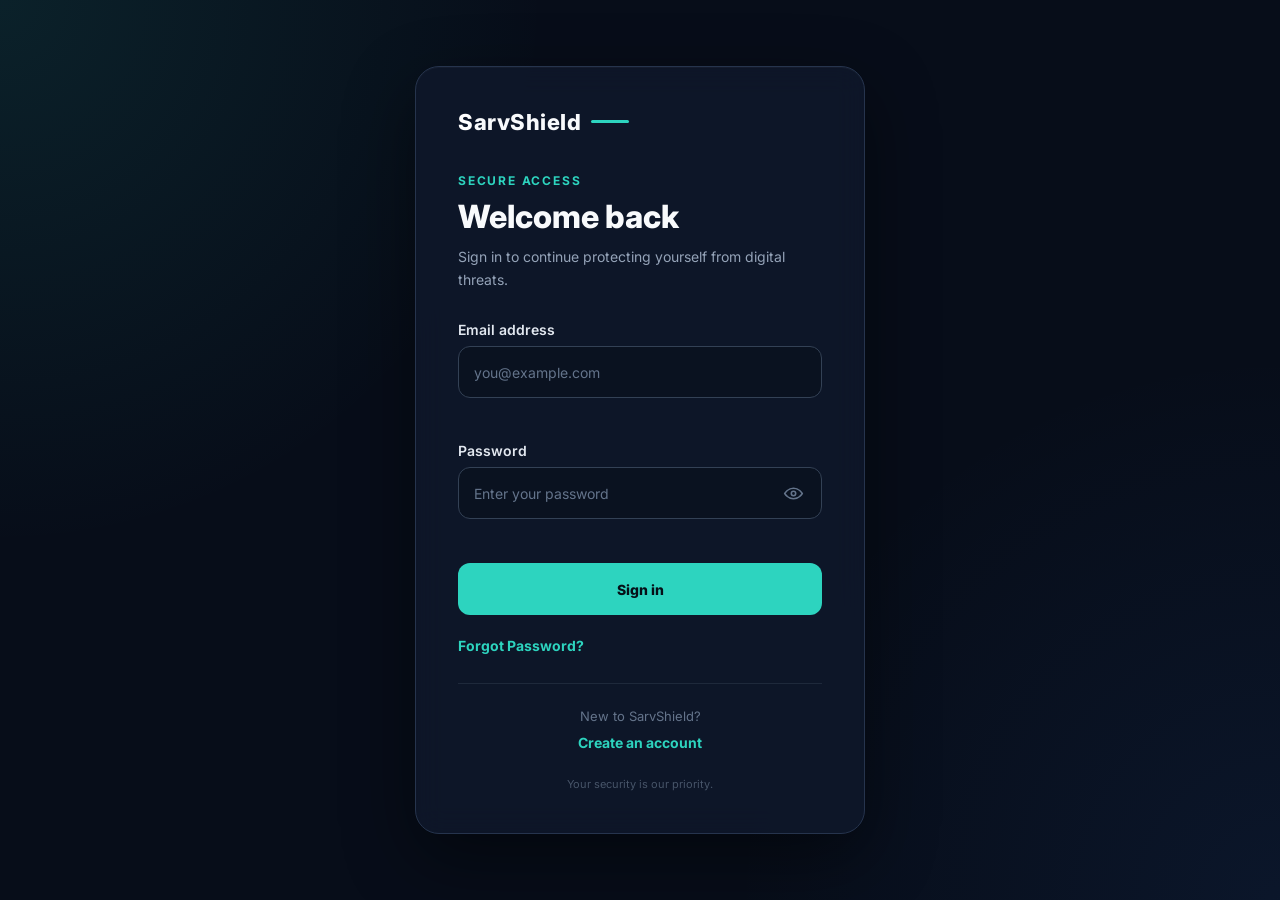
<file: templates/login.html>
<!DOCTYPE html>
<html lang="en">

<head>
    <meta charset="UTF-8">

    <meta
        name="viewport"
        content="width=device-width, initial-scale=1.0"
    >

    <title>Login | SarvShield</title>

    <!-- Google Font -->
    <link
        rel="preconnect"
        href="https://fonts.googleapis.com"
    >

    <link
        href="https://fonts.googleapis.com/css2?family=Inter:wght@400;500;600;700;800&display=swap"
        rel="stylesheet"
    >

    <!-- jQuery -->
    <script src="https://code.jquery.com/jquery-3.7.1.min.js"></script>

    <style>
        * {
            box-sizing: border-box;
            margin: 0;
            padding: 0;
        }

        body {
            font-family: "Inter", sans-serif;
            min-height: 100vh;
            background:
                radial-gradient(
                    circle at top left,
                    rgba(45, 212, 191, 0.10),
                    transparent 35%
                ),
                radial-gradient(
                    circle at bottom right,
                    rgba(59, 130, 246, 0.08),
                    transparent 35%
                ),
                #070d19;

            color: #f8fafc;
        }

        .login-page {
            min-height: 100vh;
            display: flex;
            align-items: center;
            justify-content: center;
            padding: 24px;
        }

        .login-card {
            width: 100%;
            max-width: 450px;

            background: rgba(15, 23, 42, 0.92);

            border: 1px solid #26344d;

            border-radius: 24px;

            padding: 42px;

            box-shadow:
                0 25px 70px rgba(0, 0, 0, 0.45),
                inset 0 1px 0 rgba(255, 255, 255, 0.03);

            backdrop-filter: blur(14px);
        }

        /* =========================
           BRAND
        ========================= */

        .brand {
            display: flex;
            align-items: center;
            gap: 10px;
            margin-bottom: 38px;
        }

        .brand-name {
            font-size: 22px;
            font-weight: 800;
            letter-spacing: 0.5px;
        }

        .brand-name::first-letter {
            color: #ffffff;
        }

        .brand-line {
            width: 38px;
            height: 3px;
            background: #2dd4bf;
            border-radius: 999px;
        }

        /* =========================
           HEADING
        ========================= */

        .login-heading {
            margin-bottom: 30px;
        }

        .eyebrow {
            color: #2dd4bf;
            font-size: 12px;
            font-weight: 700;
            letter-spacing: 1.8px;
            margin-bottom: 10px;
        }

        .login-heading h1 {
            font-size: 32px;
            line-height: 1.2;
            font-weight: 800;
            margin-bottom: 10px;
        }

        .subtitle {
            color: #94a3b8;
            font-size: 14px;
            line-height: 1.6;
        }

        /* =========================
           FORM
        ========================= */

        .form-group {
            margin-bottom: 22px;
        }

        .form-group label {
            display: block;
            font-size: 14px;
            font-weight: 600;
            margin-bottom: 8px;
            color: #e2e8f0;
        }

        input {
            width: 100%;

            height: 52px;

            padding: 0 15px;

            border-radius: 12px;

            border: 1px solid #334155;

            background: #0a1220;

            color: #f8fafc;

            font-family: inherit;

            font-size: 14px;

            outline: none;

            transition: 0.2s ease;
        }

        input::placeholder {
            color: #64748b;
        }

        input:focus {
            border-color: #2dd4bf;

            box-shadow:
                0 0 0 3px rgba(45, 212, 191, 0.10);
        }

        /* =========================
           PASSWORD
        ========================= */

        .password-box {
            position: relative;
        }

        .password-box input {
            padding-right: 52px;
        }

        .eye-button {
            position: absolute;

            right: 10px;
            top: 50%;

            transform: translateY(-50%);

            width: 38px;
            height: 38px;

            border: none;

            background: transparent;

            color: #64748b;

            cursor: pointer;

            border-radius: 8px;

            display: flex;
            align-items: center;
            justify-content: center;
        }

        .eye-button:hover {
            color: #2dd4bf;
            background: rgba(45, 212, 191, 0.08);
        }

        .eye-button svg {
            width: 21px;
            height: 21px;

            fill: none;

            stroke: currentColor;

            stroke-width: 1.8;
        }

        /* =========================
           ERRORS
        ========================= */

        .field-error {
            display: block;

            min-height: 16px;

            margin-top: 6px;

            color: #fb7185;

            font-size: 12px;
        }

        .login-response {
            display: none;

            margin-bottom: 18px;

            padding: 12px 14px;

            border-radius: 10px;

            background: rgba(244, 63, 94, 0.08);

            border: 1px solid rgba(244, 63, 94, 0.25);

            color: #fb7185;

            font-size: 13px;

            line-height: 1.5;
        }

        /* =========================
           LOGIN BUTTON
        ========================= */

        .login-btn {
            width: 100%;

            height: 52px;

            border: none;

            border-radius: 12px;

            background: #2dd4bf;

            color: #061018;

            font-family: inherit;

            font-size: 14px;

            font-weight: 800;

            cursor: pointer;

            display: flex;

            align-items: center;

            justify-content: center;

            gap: 10px;

            transition: 0.2s ease;
        }

        .login-btn:hover {
            background: #5eead4;

            transform: translateY(-1px);

            box-shadow:
                0 8px 25px rgba(45, 212, 191, 0.18);
        }

        .login-btn:active {
            transform: translateY(0);
        }

        .login-btn:disabled {
            opacity: 0.65;
            cursor: not-allowed;
            transform: none;
        }

        /* =========================
           SPINNER
        ========================= */

        .spinner {
            width: 17px;
            height: 17px;

            border: 2px solid rgba(0, 0, 0, 0.25);

            border-top-color: #061018;

            border-radius: 50%;

            animation: spin 0.7s linear infinite;
        }

        @keyframes spin {
            to {
                transform: rotate(360deg);
            }
        }

        /* =========================
           REGISTER
        ========================= */

        .register-section {
            text-align: center;

            margin-top: 28px;

            padding-top: 24px;

            border-top: 1px solid #1e293b;
        }

        .register-section p {
            color: #64748b;

            font-size: 13px;

            margin-bottom: 8px;
        }

        .register-link {
            color: #2dd4bf;

            font-size: 14px;

            font-weight: 700;

            text-decoration: none;
        }

        .register-link:hover {
            color: #5eead4;
            text-decoration: underline;
        }

        /* =========================
           SECURITY NOTE
        ========================= */

        .security-note {
            text-align: center;

            color: #475569;

            font-size: 11px;

            margin-top: 25px;
        }

        /* =========================
           MOBILE
        ========================= */

        @media (max-width: 520px) {

            .login-page {
                padding: 15px;
            }

            .login-card {
                padding: 30px 22px;

                border-radius: 20px;
            }

            .login-heading h1 {
                font-size: 28px;
            }
        }
    </style>
</head>

<body>

    <main class="login-page">

        <section class="login-card">

            <!-- Brand -->
            <div class="brand">

                <span class="brand-name">
                    SarvShield
                </span>

                <span class="brand-line"></span>

            </div>


            <!-- Heading -->
            <div class="login-heading">

                <p class="eyebrow">
                    SECURE ACCESS
                </p>

                <h1>
                    Welcome back
                </h1>

                <p class="subtitle">
                    Sign in to continue protecting yourself
                    from digital threats.
                </p>

            </div>


            <!-- Login Form -->
            <form id="loginForm" novalidate>

                <!-- Email -->
                <div class="form-group">

                    <label for="email">
                        Email address
                    </label>

                    <input
                        type="email"
                        id="email"
                        name="email"
                        placeholder="you@example.com"
                        autocomplete="email"
                        maxlength="254"
                        required
                    >

                    <small
                        id="emailError"
                        class="field-error"
                    ></small>

                </div>


                <!-- Password -->
                <div class="form-group">

                    <label for="password">
                        Password
                    </label>

                    <div class="password-box">

                        <input
                            type="password"
                            id="password"
                            name="password"
                            placeholder="Enter your password"
                            autocomplete="current-password"
                            maxlength="128"
                            required
                        >

                        <button
                            type="button"
                            id="togglePassword"
                            class="eye-button"
                            aria-label="Show password"
                            title="Show password"
                        >

                            <svg
                                id="eyeIcon"
                                viewBox="0 0 24 24"
                            >

                                <path
                                    d="M2 12s3.5-6 10-6 10 6 10 6-3.5 6-10 6S2 12 2 12Z"
                                ></path>

                                <circle
                                    cx="12"
                                    cy="12"
                                    r="2.5"
                                ></circle>

                            </svg>

                        </button>

                    </div>

                    <small
                        id="passwordError"
                        class="field-error"
                    ></small>

                </div>


                <!-- Backend Response -->
                <div
                    id="loginResponse"
                    class="login-response"
                    role="alert"
                    aria-live="polite"
                ></div>
                


                <!-- Login Button -->
                <button
                    type="submit"
                    id="loginBtn"
                    class="login-btn"
                >

                    <span id="loginBtnText">
                        Sign in
                    </span>

                    <span
                        id="loginSpinner"
                        class="spinner"
                        hidden
                    ></span>

                </button><br>
                <p>
                    <a href="/forgot-password" class="register-link"> Forgot Password?</a>
                </p>

            </form>


            <!-- Register -->
            <div class="register-section">
                


                <p>
                    New to SarvShield?
                </p>

                <a
                    href="{{ url_for('user_register') }}"
                    class="register-link"
                >
                    Create an account
                </a>

            </div>


            <!-- Security Note -->
            <p class="security-note">
                Your security is our priority.
            </p>

        </section>

    </main>


    <script>

        /* =========================
           PASSWORD SHOW / HIDE
        ========================= */

        $("#togglePassword").on("click", function () {

            const password = $("#password");

            const isPassword =
                password.attr("type") === "password";

            password.attr(
                "type",
                isPassword ? "text" : "password"
            );

            $(this).attr(
                "aria-label",
                isPassword
                    ? "Hide password"
                    : "Show password"
            );

            $(this).attr(
                "title",
                isPassword
                    ? "Hide password"
                    : "Show password"
            );

        });


        /* =========================
           LOGIN
        ========================= */

        $("#loginForm").on("submit", function (e) {

            e.preventDefault();

            $("#emailError").text("");
            $("#passwordError").text("");
            $("#loginResponse").hide().html("");

            const email =
                $("#email").val().trim();

            const password =
                $("#password").val();


            /* Validation */

            if (!email) {

                $("#emailError")
                    .text("Please enter your email address.");

                return;
            }


            if (!password) {

                $("#passwordError")
                    .text("Please enter your password.");

                return;
            }


            /* Loading state */

            $("#loginBtn")
                .prop("disabled", true);

            $("#loginBtnText")
                .text("Signing in...");

            $("#loginSpinner")
                .prop("hidden", false);


            /* AJAX */

            $.ajax({

                url: "/login",

                type: "POST",

                data: $(this).serialize(),

                success: function (response) {

                    /*
                     * Flask login route should return:
                     *
                     * {
                     *     "redirect": "/user-dashboard"
                     * }
                     */

                    if (
                        response &&
                        response.redirect
                    ) {

                        window.location.href =
                            response.redirect;

                    } else {

                        showError(
                            "Invalid server response."
                        );

                    }

                },

                error: function (xhr) {

                    let message =
                        "Invalid email or password.";

                    if (
                        xhr.responseJSON &&
                        xhr.responseJSON.message
                    ) {

                        message =
                            xhr.responseJSON.message;
                    }

                    showError(message);

                },

                complete: function () {

                    $("#loginBtn")
                        .prop("disabled", false);

                    $("#loginBtnText")
                        .text("Sign in");

                    $("#loginSpinner")
                        .prop("hidden", true);

                }

            });

        });


        /* =========================
           ERROR DISPLAY
        ========================= */

        function showError(message) {

            $("#loginResponse")
                .html(
                    "<strong>Login failed</strong><br>" +
                    $("<div>")
                        .text(message)
                        .html()
                )
                .fadeIn(150);

        }

    </script>

</body>

</html>
</file>
